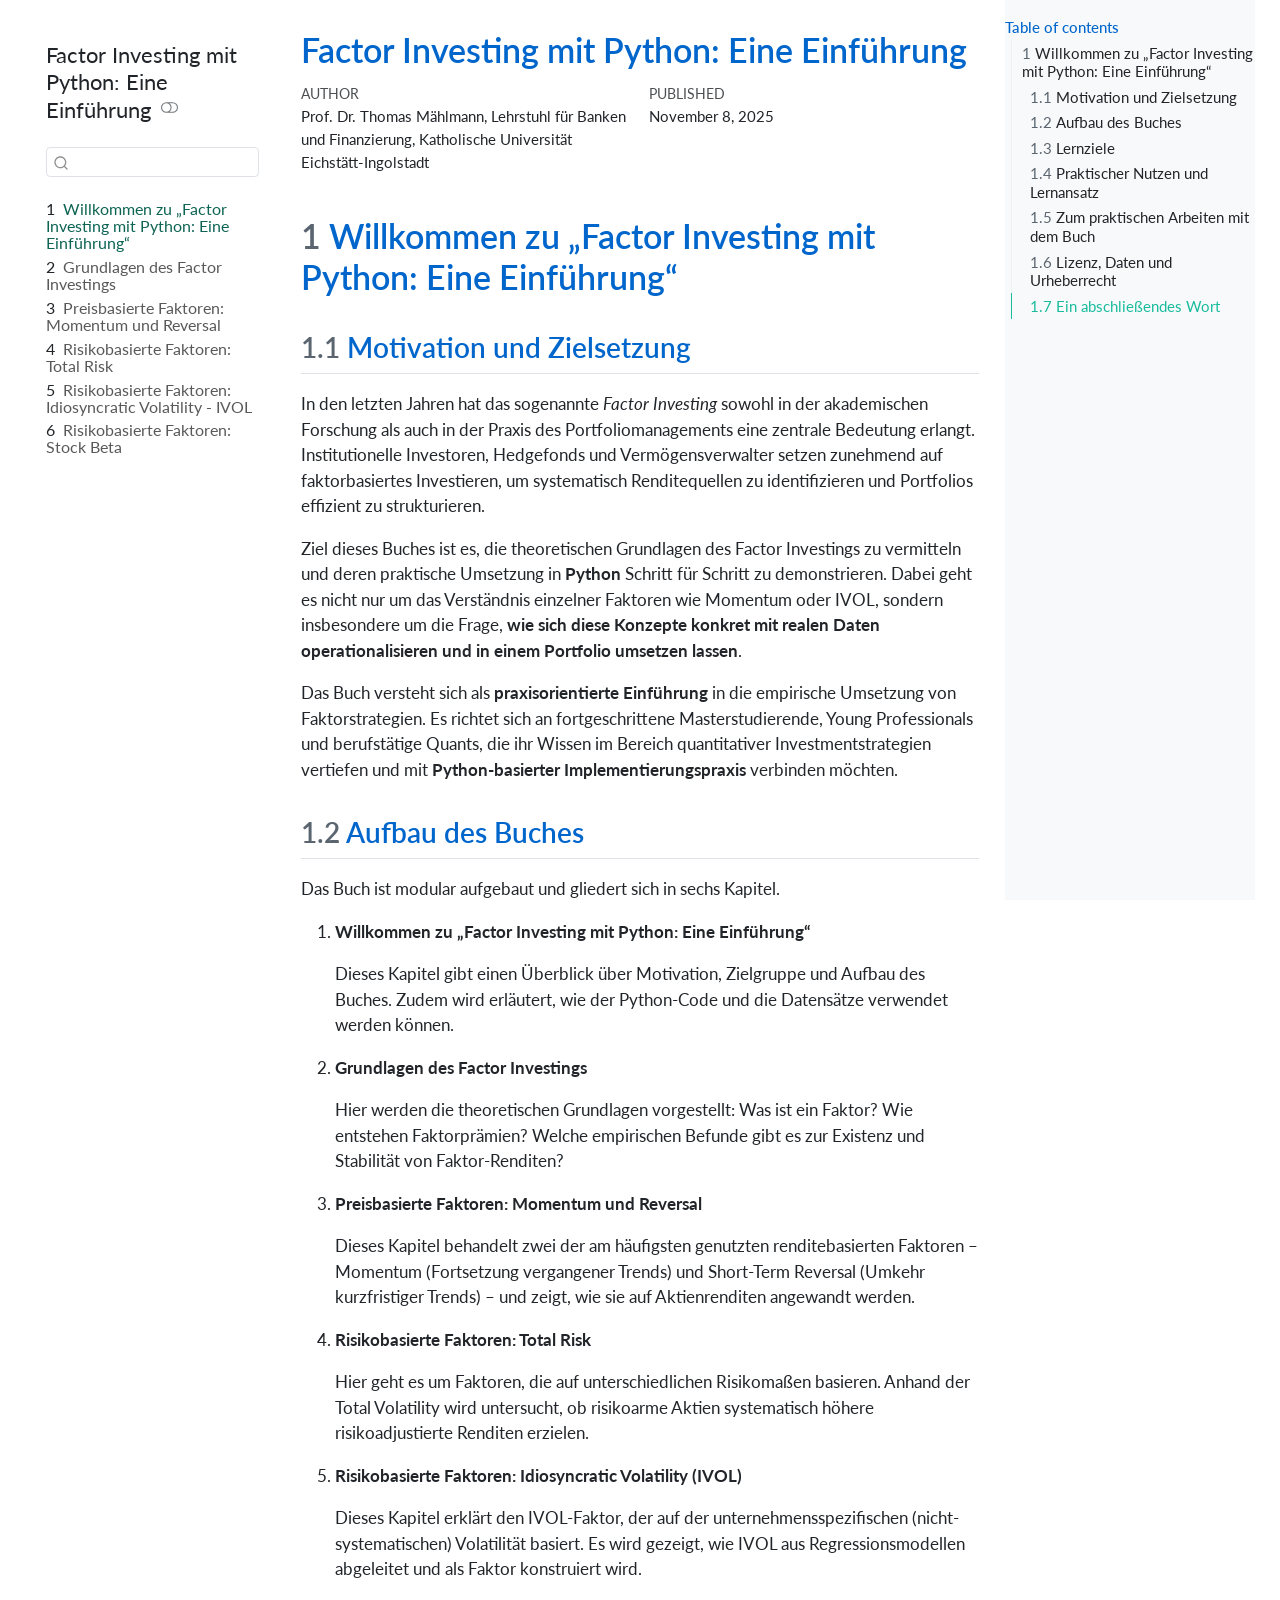
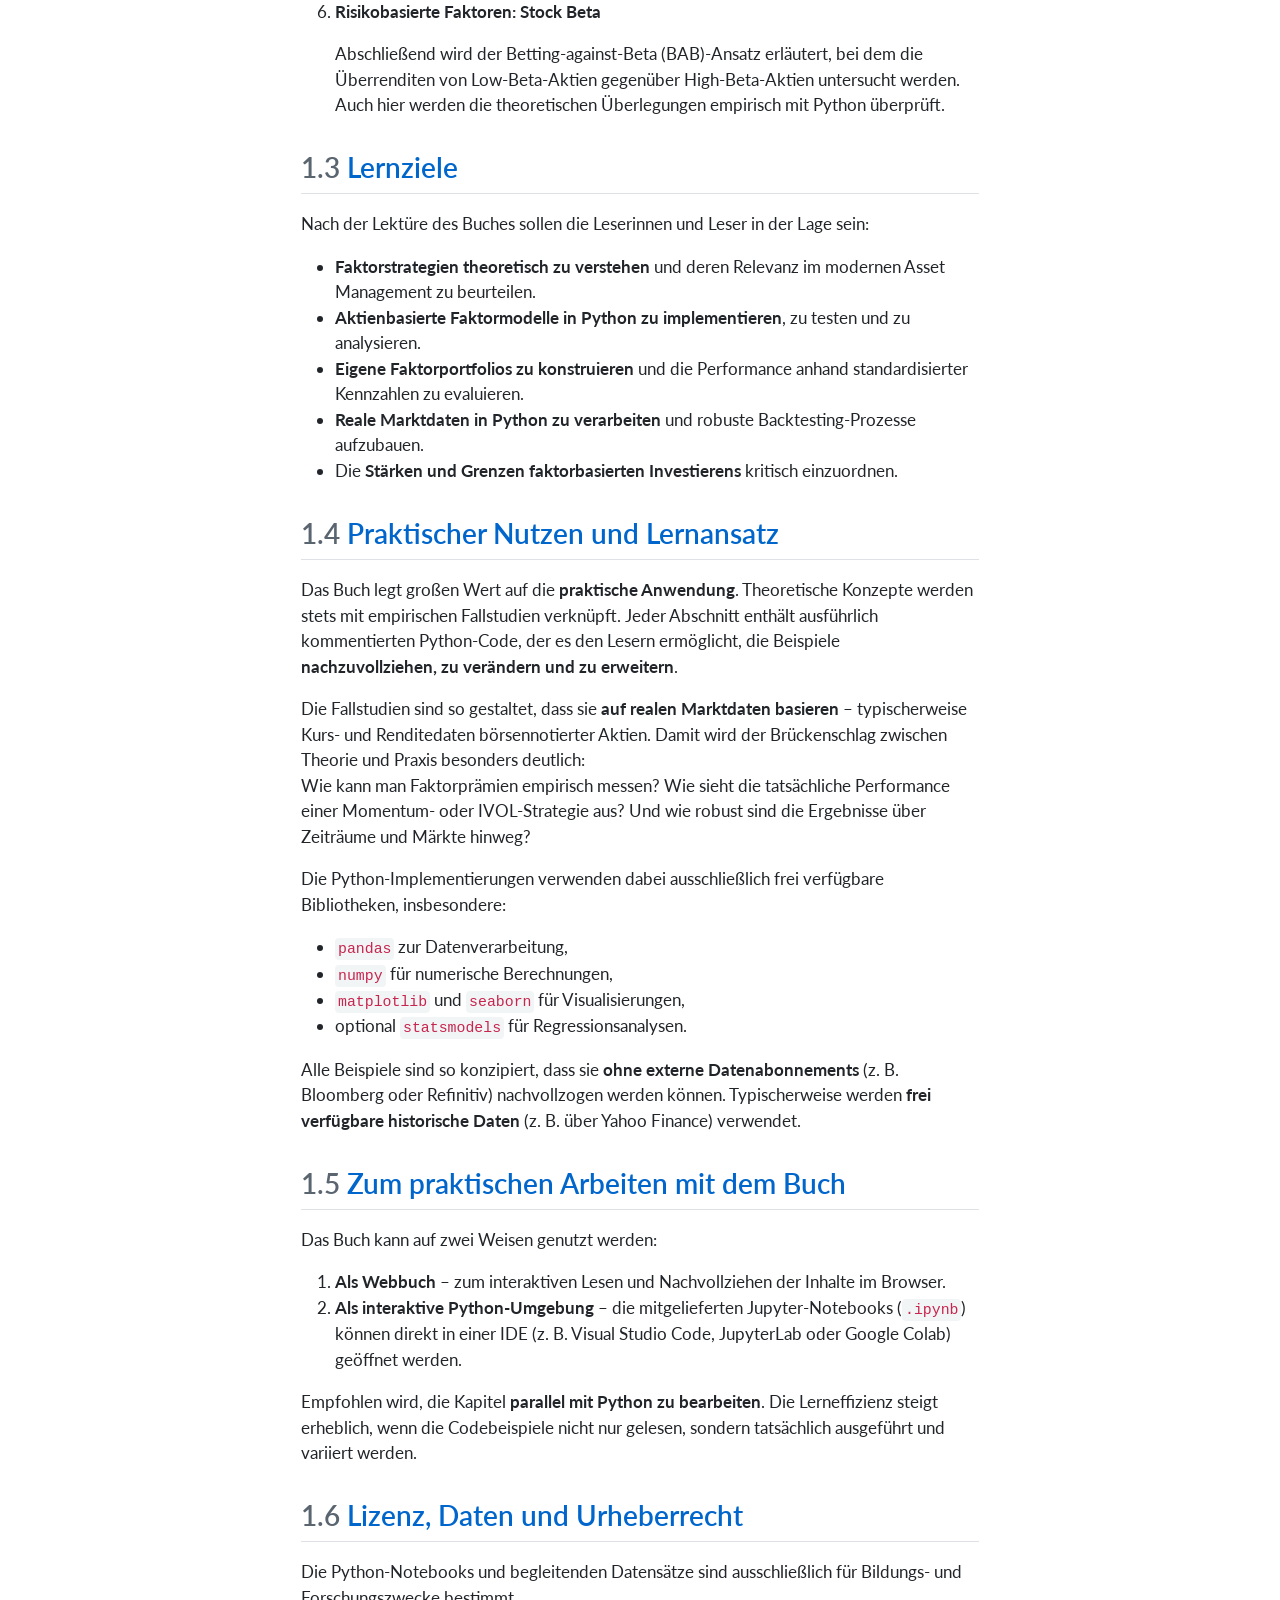
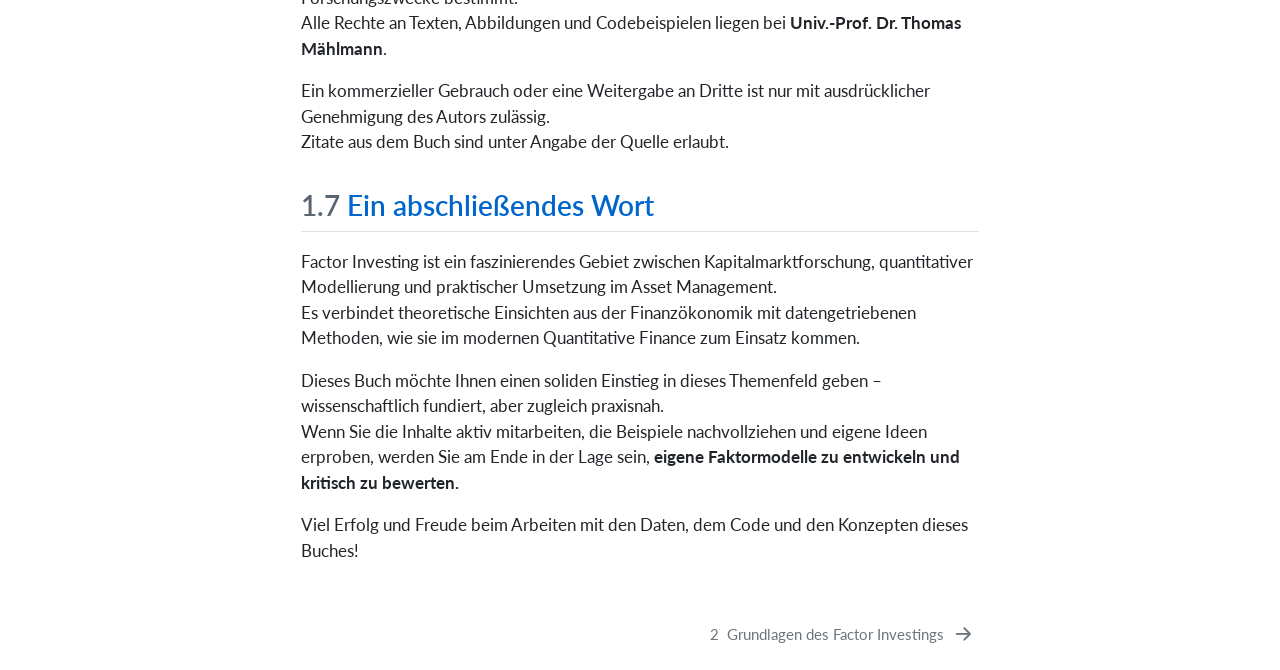
<file: index.html>
<!DOCTYPE html>
<html xmlns="http://www.w3.org/1999/xhtml" lang="en" xml:lang="en"><head>

<meta charset="utf-8">
<meta name="generator" content="quarto-1.8.25">

<meta name="viewport" content="width=device-width, initial-scale=1.0, user-scalable=yes">

<meta name="author" content="Prof.&nbsp;Dr.&nbsp;Thomas Mählmann, Lehrstuhl für Banken und Finanzierung, Katholische Universität Eichstätt-Ingolstadt">
<meta name="dcterms.date" content="2025-11-08">

<title>Factor Investing mit Python: Eine Einführung</title>
<style>
code{white-space: pre-wrap;}
span.smallcaps{font-variant: small-caps;}
div.columns{display: flex; gap: min(4vw, 1.5em);}
div.column{flex: auto; overflow-x: auto;}
div.hanging-indent{margin-left: 1.5em; text-indent: -1.5em;}
ul.task-list{list-style: none;}
ul.task-list li input[type="checkbox"] {
  width: 0.8em;
  margin: 0 0.8em 0.2em -1em; /* quarto-specific, see https://github.com/quarto-dev/quarto-cli/issues/4556 */ 
  vertical-align: middle;
}
</style>


<script src="site_libs/quarto-nav/quarto-nav.js"></script>
<script src="site_libs/quarto-nav/headroom.min.js"></script>
<script src="site_libs/clipboard/clipboard.min.js"></script>
<script src="site_libs/quarto-search/autocomplete.umd.js"></script>
<script src="site_libs/quarto-search/fuse.min.js"></script>
<script src="site_libs/quarto-search/quarto-search.js"></script>
<meta name="quarto:offset" content="./">
<link href="./kapitel1.html" rel="next">
<script src="site_libs/quarto-html/quarto.js" type="module"></script>
<script src="site_libs/quarto-html/tabsets/tabsets.js" type="module"></script>
<script src="site_libs/quarto-html/axe/axe-check.js" type="module"></script>
<script src="site_libs/quarto-html/popper.min.js"></script>
<script src="site_libs/quarto-html/tippy.umd.min.js"></script>
<script src="site_libs/quarto-html/anchor.min.js"></script>
<link href="site_libs/quarto-html/tippy.css" rel="stylesheet">
<link href="site_libs/quarto-html/quarto-syntax-highlighting-7b89279ff1a6dce999919e0e67d4d9ec.css" rel="stylesheet" class="quarto-color-scheme" id="quarto-text-highlighting-styles">
<link href="site_libs/quarto-html/quarto-syntax-highlighting-dark-707d8167ce6003fca903bfe2be84ab7f.css" rel="stylesheet" class="quarto-color-scheme quarto-color-alternate" id="quarto-text-highlighting-styles">
<link href="site_libs/quarto-html/quarto-syntax-highlighting-7b89279ff1a6dce999919e0e67d4d9ec.css" rel="stylesheet" class="quarto-color-scheme-extra" id="quarto-text-highlighting-styles">
<script src="site_libs/bootstrap/bootstrap.min.js"></script>
<link href="site_libs/bootstrap/bootstrap-icons.css" rel="stylesheet">
<link href="site_libs/bootstrap/bootstrap-e0fdce12ac1367d4b47c179a2935dd10.min.css" rel="stylesheet" append-hash="true" class="quarto-color-scheme" id="quarto-bootstrap" data-mode="light">
<link href="site_libs/bootstrap/bootstrap-dark-74c88ba48ad0bebf983f0ffd06dd1671.min.css" rel="stylesheet" append-hash="true" class="quarto-color-scheme quarto-color-alternate" id="quarto-bootstrap" data-mode="dark">
<link href="site_libs/bootstrap/bootstrap-e0fdce12ac1367d4b47c179a2935dd10.min.css" rel="stylesheet" append-hash="true" class="quarto-color-scheme-extra" id="quarto-bootstrap" data-mode="light">
<script id="quarto-search-options" type="application/json">{
  "location": "sidebar",
  "copy-button": false,
  "collapse-after": 3,
  "panel-placement": "start",
  "type": "textbox",
  "limit": 50,
  "keyboard-shortcut": [
    "f",
    "/",
    "s"
  ],
  "show-item-context": false,
  "language": {
    "search-no-results-text": "No results",
    "search-matching-documents-text": "matching documents",
    "search-copy-link-title": "Copy link to search",
    "search-hide-matches-text": "Hide additional matches",
    "search-more-match-text": "more match in this document",
    "search-more-matches-text": "more matches in this document",
    "search-clear-button-title": "Clear",
    "search-text-placeholder": "",
    "search-detached-cancel-button-title": "Cancel",
    "search-submit-button-title": "Submit",
    "search-label": "Search"
  }
}</script>
<style>html{ scroll-behavior: smooth; }</style>


<link rel="stylesheet" href="styles.css">
</head>

<body class="nav-sidebar floating quarto-light"><script id="quarto-html-before-body" type="application/javascript">
    const toggleBodyColorMode = (bsSheetEl) => {
      const mode = bsSheetEl.getAttribute("data-mode");
      const bodyEl = window.document.querySelector("body");
      if (mode === "dark") {
        bodyEl.classList.add("quarto-dark");
        bodyEl.classList.remove("quarto-light");
      } else {
        bodyEl.classList.add("quarto-light");
        bodyEl.classList.remove("quarto-dark");
      }
    }
    const toggleBodyColorPrimary = () => {
      const bsSheetEl = window.document.querySelector("link#quarto-bootstrap:not([rel=disabled-stylesheet])");
      if (bsSheetEl) {
        toggleBodyColorMode(bsSheetEl);
      }
    }
    const setColorSchemeToggle = (alternate) => {
      const toggles = window.document.querySelectorAll('.quarto-color-scheme-toggle');
      for (let i=0; i < toggles.length; i++) {
        const toggle = toggles[i];
        if (toggle) {
          if (alternate) {
            toggle.classList.add("alternate");
          } else {
            toggle.classList.remove("alternate");
          }
        }
      }
    };
    const toggleColorMode = (alternate) => {
      // Switch the stylesheets
      const primaryStylesheets = window.document.querySelectorAll('link.quarto-color-scheme:not(.quarto-color-alternate)');
      const alternateStylesheets = window.document.querySelectorAll('link.quarto-color-scheme.quarto-color-alternate');
      manageTransitions('#quarto-margin-sidebar .nav-link', false);
      if (alternate) {
        // note: dark is layered on light, we don't disable primary!
        enableStylesheet(alternateStylesheets);
        for (const sheetNode of alternateStylesheets) {
          if (sheetNode.id === "quarto-bootstrap") {
            toggleBodyColorMode(sheetNode);
          }
        }
      } else {
        disableStylesheet(alternateStylesheets);
        enableStylesheet(primaryStylesheets)
        toggleBodyColorPrimary();
      }
      manageTransitions('#quarto-margin-sidebar .nav-link', true);
      // Switch the toggles
      setColorSchemeToggle(alternate)
      // Hack to workaround the fact that safari doesn't
      // properly recolor the scrollbar when toggling (#1455)
      if (navigator.userAgent.indexOf('Safari') > 0 && navigator.userAgent.indexOf('Chrome') == -1) {
        manageTransitions("body", false);
        window.scrollTo(0, 1);
        setTimeout(() => {
          window.scrollTo(0, 0);
          manageTransitions("body", true);
        }, 40);
      }
    }
    const disableStylesheet = (stylesheets) => {
      for (let i=0; i < stylesheets.length; i++) {
        const stylesheet = stylesheets[i];
        stylesheet.rel = 'disabled-stylesheet';
      }
    }
    const enableStylesheet = (stylesheets) => {
      for (let i=0; i < stylesheets.length; i++) {
        const stylesheet = stylesheets[i];
        if(stylesheet.rel !== 'stylesheet') { // for Chrome, which will still FOUC without this check
          stylesheet.rel = 'stylesheet';
        }
      }
    }
    const manageTransitions = (selector, allowTransitions) => {
      const els = window.document.querySelectorAll(selector);
      for (let i=0; i < els.length; i++) {
        const el = els[i];
        if (allowTransitions) {
          el.classList.remove('notransition');
        } else {
          el.classList.add('notransition');
        }
      }
    }
    const isFileUrl = () => {
      return window.location.protocol === 'file:';
    }
    const hasAlternateSentinel = () => {
      let styleSentinel = getColorSchemeSentinel();
      if (styleSentinel !== null) {
        return styleSentinel === "alternate";
      } else {
        return false;
      }
    }
    const setStyleSentinel = (alternate) => {
      const value = alternate ? "alternate" : "default";
      if (!isFileUrl()) {
        window.localStorage.setItem("quarto-color-scheme", value);
      } else {
        localAlternateSentinel = value;
      }
    }
    const getColorSchemeSentinel = () => {
      if (!isFileUrl()) {
        const storageValue = window.localStorage.getItem("quarto-color-scheme");
        return storageValue != null ? storageValue : localAlternateSentinel;
      } else {
        return localAlternateSentinel;
      }
    }
    const toggleGiscusIfUsed = (isAlternate, darkModeDefault) => {
      const baseTheme = document.querySelector('#giscus-base-theme')?.value ?? 'light';
      const alternateTheme = document.querySelector('#giscus-alt-theme')?.value ?? 'dark';
      let newTheme = '';
      if(authorPrefersDark) {
        newTheme = isAlternate ? baseTheme : alternateTheme;
      } else {
        newTheme = isAlternate ? alternateTheme : baseTheme;
      }
      const changeGiscusTheme = () => {
        // From: https://github.com/giscus/giscus/issues/336
        const sendMessage = (message) => {
          const iframe = document.querySelector('iframe.giscus-frame');
          if (!iframe) return;
          iframe.contentWindow.postMessage({ giscus: message }, 'https://giscus.app');
        }
        sendMessage({
          setConfig: {
            theme: newTheme
          }
        });
      }
      const isGiscussLoaded = window.document.querySelector('iframe.giscus-frame') !== null;
      if (isGiscussLoaded) {
        changeGiscusTheme();
      }
    };
    const authorPrefersDark = false;
    const darkModeDefault = authorPrefersDark;
      document.querySelector('link#quarto-text-highlighting-styles.quarto-color-scheme-extra').rel = 'disabled-stylesheet';
      document.querySelector('link#quarto-bootstrap.quarto-color-scheme-extra').rel = 'disabled-stylesheet';
    let localAlternateSentinel = darkModeDefault ? 'alternate' : 'default';
    // Dark / light mode switch
    window.quartoToggleColorScheme = () => {
      // Read the current dark / light value
      let toAlternate = !hasAlternateSentinel();
      toggleColorMode(toAlternate);
      setStyleSentinel(toAlternate);
      toggleGiscusIfUsed(toAlternate, darkModeDefault);
      window.dispatchEvent(new Event('resize'));
    };
    // Switch to dark mode if need be
    if (hasAlternateSentinel()) {
      toggleColorMode(true);
    } else {
      toggleColorMode(false);
    }
  </script>

<div id="quarto-search-results"></div>
  <header id="quarto-header" class="headroom fixed-top">
  <nav class="quarto-secondary-nav">
    <div class="container-fluid d-flex">
      <button type="button" class="quarto-btn-toggle btn" data-bs-toggle="collapse" role="button" data-bs-target=".quarto-sidebar-collapse-item" aria-controls="quarto-sidebar" aria-expanded="false" aria-label="Toggle sidebar navigation" onclick="if (window.quartoToggleHeadroom) { window.quartoToggleHeadroom(); }">
        <i class="bi bi-layout-text-sidebar-reverse"></i>
      </button>
        <nav class="quarto-page-breadcrumbs" aria-label="breadcrumb"><ol class="breadcrumb"><li class="breadcrumb-item"><a href="./index.html"><span class="chapter-number">1</span>&nbsp; <span class="chapter-title">Willkommen zu „Factor Investing mit Python: Eine Einführung“</span></a></li></ol></nav>
        <a class="flex-grow-1" role="navigation" data-bs-toggle="collapse" data-bs-target=".quarto-sidebar-collapse-item" aria-controls="quarto-sidebar" aria-expanded="false" aria-label="Toggle sidebar navigation" onclick="if (window.quartoToggleHeadroom) { window.quartoToggleHeadroom(); }">      
        </a>
      <button type="button" class="btn quarto-search-button" aria-label="Search" onclick="window.quartoOpenSearch();">
        <i class="bi bi-search"></i>
      </button>
    </div>
  </nav>
</header>
<!-- content -->
<div id="quarto-content" class="quarto-container page-columns page-rows-contents page-layout-article">
<!-- sidebar -->
  <nav id="quarto-sidebar" class="sidebar collapse collapse-horizontal quarto-sidebar-collapse-item sidebar-navigation floating overflow-auto">
    <div class="pt-lg-2 mt-2 text-left sidebar-header sidebar-header-stacked">
      <a href="./index.html" class="sidebar-logo-link">
      </a>
    <div class="sidebar-title mb-0 py-0">
      <a href="./">Factor Investing mit Python: Eine Einführung</a> 
        <div class="sidebar-tools-main">
  <a href="" class="quarto-color-scheme-toggle quarto-navigation-tool  px-1" onclick="window.quartoToggleColorScheme(); return false;" title="Toggle dark mode"><i class="bi"></i></a>
</div>
    </div>
      </div>
        <div class="mt-2 flex-shrink-0 align-items-center">
        <div class="sidebar-search">
        <div id="quarto-search" class="" title="Search"></div>
        </div>
        </div>
    <div class="sidebar-menu-container"> 
    <ul class="list-unstyled mt-1">
        <li class="sidebar-item">
  <div class="sidebar-item-container"> 
  <a href="./index.html" class="sidebar-item-text sidebar-link active">
 <span class="menu-text"><span class="chapter-number">1</span>&nbsp; <span class="chapter-title">Willkommen zu „Factor Investing mit Python: Eine Einführung“</span></span></a>
  </div>
</li>
        <li class="sidebar-item">
  <div class="sidebar-item-container"> 
  <a href="./kapitel1.html" class="sidebar-item-text sidebar-link">
 <span class="menu-text"><span class="chapter-number">2</span>&nbsp; <span class="chapter-title">Grundlagen des Factor Investings</span></span></a>
  </div>
</li>
        <li class="sidebar-item">
  <div class="sidebar-item-container"> 
  <a href="./kapitel2.html" class="sidebar-item-text sidebar-link">
 <span class="menu-text"><span class="chapter-number">3</span>&nbsp; <span class="chapter-title">Preisbasierte Faktoren: Momentum und Reversal</span></span></a>
  </div>
</li>
        <li class="sidebar-item">
  <div class="sidebar-item-container"> 
  <a href="./kapitel3.html" class="sidebar-item-text sidebar-link">
 <span class="menu-text"><span class="chapter-number">4</span>&nbsp; <span class="chapter-title">Risikobasierte Faktoren: Total Risk</span></span></a>
  </div>
</li>
        <li class="sidebar-item">
  <div class="sidebar-item-container"> 
  <a href="./kapitel4.html" class="sidebar-item-text sidebar-link">
 <span class="menu-text"><span class="chapter-number">5</span>&nbsp; <span class="chapter-title">Risikobasierte Faktoren: Idiosyncratic Volatility - IVOL</span></span></a>
  </div>
</li>
        <li class="sidebar-item">
  <div class="sidebar-item-container"> 
  <a href="./kapitel5.html" class="sidebar-item-text sidebar-link">
 <span class="menu-text"><span class="chapter-number">6</span>&nbsp; <span class="chapter-title">Risikobasierte Faktoren: Stock Beta</span></span></a>
  </div>
</li>
    </ul>
    </div>
</nav>
<div id="quarto-sidebar-glass" class="quarto-sidebar-collapse-item" data-bs-toggle="collapse" data-bs-target=".quarto-sidebar-collapse-item"></div>
<!-- margin-sidebar -->
    <div id="quarto-margin-sidebar" class="sidebar margin-sidebar">
        <nav id="TOC" role="doc-toc" class="toc-active">
    <h2 id="toc-title">Table of contents</h2>
   
  <ul>
  <li><a href="#willkommen-zu-factor-investing-mit-python-eine-einführung" id="toc-willkommen-zu-factor-investing-mit-python-eine-einführung" class="nav-link active" data-scroll-target="#willkommen-zu-factor-investing-mit-python-eine-einführung"><span class="header-section-number">1</span> Willkommen zu „Factor Investing mit Python: Eine Einführung“</a>
  <ul class="collapse">
  <li><a href="#motivation-und-zielsetzung" id="toc-motivation-und-zielsetzung" class="nav-link" data-scroll-target="#motivation-und-zielsetzung"><span class="header-section-number">1.1</span> Motivation und Zielsetzung</a></li>
  <li><a href="#aufbau-des-buches" id="toc-aufbau-des-buches" class="nav-link" data-scroll-target="#aufbau-des-buches"><span class="header-section-number">1.2</span> Aufbau des Buches</a></li>
  <li><a href="#lernziele" id="toc-lernziele" class="nav-link" data-scroll-target="#lernziele"><span class="header-section-number">1.3</span> Lernziele</a></li>
  <li><a href="#praktischer-nutzen-und-lernansatz" id="toc-praktischer-nutzen-und-lernansatz" class="nav-link" data-scroll-target="#praktischer-nutzen-und-lernansatz"><span class="header-section-number">1.4</span> Praktischer Nutzen und Lernansatz</a></li>
  <li><a href="#zum-praktischen-arbeiten-mit-dem-buch" id="toc-zum-praktischen-arbeiten-mit-dem-buch" class="nav-link" data-scroll-target="#zum-praktischen-arbeiten-mit-dem-buch"><span class="header-section-number">1.5</span> Zum praktischen Arbeiten mit dem Buch</a></li>
  <li><a href="#lizenz-daten-und-urheberrecht" id="toc-lizenz-daten-und-urheberrecht" class="nav-link" data-scroll-target="#lizenz-daten-und-urheberrecht"><span class="header-section-number">1.6</span> Lizenz, Daten und Urheberrecht</a></li>
  <li><a href="#ein-abschließendes-wort" id="toc-ein-abschließendes-wort" class="nav-link" data-scroll-target="#ein-abschließendes-wort"><span class="header-section-number">1.7</span> Ein abschließendes Wort</a></li>
  </ul></li>
  </ul>
</nav>
    </div>
<!-- main -->
<main class="content" id="quarto-document-content">


<header id="title-block-header" class="quarto-title-block default">
<div class="quarto-title">
<h1 class="title">Factor Investing mit Python: Eine Einführung</h1>
</div>



<div class="quarto-title-meta">

    <div>
    <div class="quarto-title-meta-heading">Author</div>
    <div class="quarto-title-meta-contents">
             <p>Prof.&nbsp;Dr.&nbsp;Thomas Mählmann, Lehrstuhl für Banken und Finanzierung, Katholische Universität Eichstätt-Ingolstadt </p>
          </div>
  </div>
    
    <div>
    <div class="quarto-title-meta-heading">Published</div>
    <div class="quarto-title-meta-contents">
      <p class="date">November 8, 2025</p>
    </div>
  </div>
  
    
  </div>
  


</header>


<section id="willkommen-zu-factor-investing-mit-python-eine-einführung" class="level1" data-number="1">
<h1 data-number="1"><span class="header-section-number">1</span> Willkommen zu „Factor Investing mit Python: Eine Einführung“</h1>
<section id="motivation-und-zielsetzung" class="level2" data-number="1.1">
<h2 data-number="1.1" class="anchored" data-anchor-id="motivation-und-zielsetzung"><span class="header-section-number">1.1</span> Motivation und Zielsetzung</h2>
<p>In den letzten Jahren hat das sogenannte <em>Factor Investing</em> sowohl in der akademischen Forschung als auch in der Praxis des Portfoliomanagements eine zentrale Bedeutung erlangt. Institutionelle Investoren, Hedgefonds und Vermögensverwalter setzen zunehmend auf faktorbasiertes Investieren, um systematisch Renditequellen zu identifizieren und Portfolios effizient zu strukturieren.</p>
<p>Ziel dieses Buches ist es, die theoretischen Grundlagen des Factor Investings zu vermitteln und deren praktische Umsetzung in <strong>Python</strong> Schritt für Schritt zu demonstrieren. Dabei geht es nicht nur um das Verständnis einzelner Faktoren wie Momentum oder IVOL, sondern insbesondere um die Frage, <strong>wie sich diese Konzepte konkret mit realen Daten operationalisieren und in einem Portfolio umsetzen lassen</strong>.</p>
<p>Das Buch versteht sich als <strong>praxisorientierte Einführung</strong> in die empirische Umsetzung von Faktorstrategien. Es richtet sich an fortgeschrittene Masterstudierende, Young Professionals und berufstätige Quants, die ihr Wissen im Bereich quantitativer Investmentstrategien vertiefen und mit <strong>Python-basierter Implementierungspraxis</strong> verbinden möchten.</p>
</section>
<section id="aufbau-des-buches" class="level2" data-number="1.2">
<h2 data-number="1.2" class="anchored" data-anchor-id="aufbau-des-buches"><span class="header-section-number">1.2</span> Aufbau des Buches</h2>
<p>Das Buch ist modular aufgebaut und gliedert sich in sechs Kapitel.</p>
<ol type="1">
<li><p><strong>Willkommen zu „Factor Investing mit Python: Eine Einführung“</strong></p>
<p>Dieses Kapitel gibt einen Überblick über Motivation, Zielgruppe und Aufbau des Buches. Zudem wird erläutert, wie der Python-Code und die Datensätze verwendet werden können.</p></li>
<li><p><strong>Grundlagen des Factor Investings</strong></p>
<p>Hier werden die theoretischen Grundlagen vorgestellt: Was ist ein Faktor? Wie entstehen Faktorprämien? Welche empirischen Befunde gibt es zur Existenz und Stabilität von Faktor-Renditen?</p></li>
<li><p><strong>Preisbasierte Faktoren: Momentum und Reversal</strong></p>
<p>Dieses Kapitel behandelt zwei der am häufigsten genutzten renditebasierten Faktoren – Momentum (Fortsetzung vergangener Trends) und Short-Term Reversal (Umkehr kurzfristiger Trends) – und zeigt, wie sie auf Aktienrenditen angewandt werden.</p></li>
<li><p><strong>Risikobasierte Faktoren: Total Risk</strong></p>
<p>Hier geht es um Faktoren, die auf unterschiedlichen Risikomaßen basieren. Anhand der Total Volatility wird untersucht, ob risikoarme Aktien systematisch höhere risikoadjustierte Renditen erzielen.</p></li>
<li><p><strong>Risikobasierte Faktoren: Idiosyncratic Volatility (IVOL)</strong></p>
<p>Dieses Kapitel erklärt den IVOL-Faktor, der auf der unternehmensspezifischen (nicht-systematischen) Volatilität basiert. Es wird gezeigt, wie IVOL aus Regressionsmodellen abgeleitet und als Faktor konstruiert wird.</p></li>
<li><p><strong>Risikobasierte Faktoren: Stock Beta</strong></p>
<p>Abschließend wird der Betting-against-Beta (BAB)-Ansatz erläutert, bei dem die Überrenditen von Low-Beta-Aktien gegenüber High-Beta-Aktien untersucht werden. Auch hier werden die theoretischen Überlegungen empirisch mit Python überprüft.</p></li>
</ol>
</section>
<section id="lernziele" class="level2" data-number="1.3">
<h2 data-number="1.3" class="anchored" data-anchor-id="lernziele"><span class="header-section-number">1.3</span> Lernziele</h2>
<p>Nach der Lektüre des Buches sollen die Leserinnen und Leser in der Lage sein:</p>
<ul>
<li><strong>Faktorstrategien theoretisch zu verstehen</strong> und deren Relevanz im modernen Asset Management zu beurteilen.<br>
</li>
<li><strong>Aktienbasierte Faktormodelle in Python zu implementieren</strong>, zu testen und zu analysieren.<br>
</li>
<li><strong>Eigene Faktorportfolios zu konstruieren</strong> und die Performance anhand standardisierter Kennzahlen zu evaluieren.<br>
</li>
<li><strong>Reale Marktdaten in Python zu verarbeiten</strong> und robuste Backtesting-Prozesse aufzubauen.<br>
</li>
<li>Die <strong>Stärken und Grenzen faktorbasierten Investierens</strong> kritisch einzuordnen.</li>
</ul>
</section>
<section id="praktischer-nutzen-und-lernansatz" class="level2" data-number="1.4">
<h2 data-number="1.4" class="anchored" data-anchor-id="praktischer-nutzen-und-lernansatz"><span class="header-section-number">1.4</span> Praktischer Nutzen und Lernansatz</h2>
<p>Das Buch legt großen Wert auf die <strong>praktische Anwendung</strong>. Theoretische Konzepte werden stets mit empirischen Fallstudien verknüpft. Jeder Abschnitt enthält ausführlich kommentierten Python-Code, der es den Lesern ermöglicht, die Beispiele <strong>nachzuvollziehen, zu verändern und zu erweitern</strong>.</p>
<p>Die Fallstudien sind so gestaltet, dass sie <strong>auf realen Marktdaten basieren</strong> – typischerweise Kurs- und Renditedaten börsennotierter Aktien. Damit wird der Brückenschlag zwischen Theorie und Praxis besonders deutlich:<br>
Wie kann man Faktorprämien empirisch messen? Wie sieht die tatsächliche Performance einer Momentum- oder IVOL-Strategie aus? Und wie robust sind die Ergebnisse über Zeiträume und Märkte hinweg?</p>
<p>Die Python-Implementierungen verwenden dabei ausschließlich frei verfügbare Bibliotheken, insbesondere:</p>
<ul>
<li><code>pandas</code> zur Datenverarbeitung,<br>
</li>
<li><code>numpy</code> für numerische Berechnungen,<br>
</li>
<li><code>matplotlib</code> und <code>seaborn</code> für Visualisierungen,<br>
</li>
<li>optional <code>statsmodels</code> für Regressionsanalysen.</li>
</ul>
<p>Alle Beispiele sind so konzipiert, dass sie <strong>ohne externe Datenabonnements</strong> (z. B. Bloomberg oder Refinitiv) nachvollzogen werden können. Typischerweise werden <strong>frei verfügbare historische Daten</strong> (z. B. über Yahoo Finance) verwendet.</p>
</section>
<section id="zum-praktischen-arbeiten-mit-dem-buch" class="level2" data-number="1.5">
<h2 data-number="1.5" class="anchored" data-anchor-id="zum-praktischen-arbeiten-mit-dem-buch"><span class="header-section-number">1.5</span> Zum praktischen Arbeiten mit dem Buch</h2>
<p>Das Buch kann auf zwei Weisen genutzt werden:</p>
<ol type="1">
<li><strong>Als Webbuch</strong> – zum interaktiven Lesen und Nachvollziehen der Inhalte im Browser.<br>
</li>
<li><strong>Als interaktive Python-Umgebung</strong> – die mitgelieferten Jupyter-Notebooks (<code>.ipynb</code>) können direkt in einer IDE (z. B. Visual Studio Code, JupyterLab oder Google Colab) geöffnet werden.</li>
</ol>
<p>Empfohlen wird, die Kapitel <strong>parallel mit Python zu bearbeiten</strong>. Die Lerneffizienz steigt erheblich, wenn die Codebeispiele nicht nur gelesen, sondern tatsächlich ausgeführt und variiert werden.</p>
</section>
<section id="lizenz-daten-und-urheberrecht" class="level2" data-number="1.6">
<h2 data-number="1.6" class="anchored" data-anchor-id="lizenz-daten-und-urheberrecht"><span class="header-section-number">1.6</span> Lizenz, Daten und Urheberrecht</h2>
<p>Die Python-Notebooks und begleitenden Datensätze sind ausschließlich für Bildungs- und Forschungszwecke bestimmt.<br>
Alle Rechte an Texten, Abbildungen und Codebeispielen liegen bei <strong>Univ.-Prof.&nbsp;Dr.&nbsp;Thomas Mählmann</strong>.</p>
<p>Ein kommerzieller Gebrauch oder eine Weitergabe an Dritte ist nur mit ausdrücklicher Genehmigung des Autors zulässig.<br>
Zitate aus dem Buch sind unter Angabe der Quelle erlaubt.</p>
</section>
<section id="ein-abschließendes-wort" class="level2" data-number="1.7">
<h2 data-number="1.7" class="anchored" data-anchor-id="ein-abschließendes-wort"><span class="header-section-number">1.7</span> Ein abschließendes Wort</h2>
<p>Factor Investing ist ein faszinierendes Gebiet zwischen Kapitalmarktforschung, quantitativer Modellierung und praktischer Umsetzung im Asset Management.<br>
Es verbindet theoretische Einsichten aus der Finanzökonomik mit datengetriebenen Methoden, wie sie im modernen Quantitative Finance zum Einsatz kommen.</p>
<p>Dieses Buch möchte Ihnen einen soliden Einstieg in dieses Themenfeld geben – wissenschaftlich fundiert, aber zugleich praxisnah.<br>
Wenn Sie die Inhalte aktiv mitarbeiten, die Beispiele nachvollziehen und eigene Ideen erproben, werden Sie am Ende in der Lage sein, <strong>eigene Faktormodelle zu entwickeln und kritisch zu bewerten.</strong></p>
<p>Viel Erfolg und Freude beim Arbeiten mit den Daten, dem Code und den Konzepten dieses Buches!</p>


</section>
</section>

</main> <!-- /main -->
<script id="quarto-html-after-body" type="application/javascript">
  window.document.addEventListener("DOMContentLoaded", function (event) {
    // Ensure there is a toggle, if there isn't float one in the top right
    if (window.document.querySelector('.quarto-color-scheme-toggle') === null) {
      const a = window.document.createElement('a');
      a.classList.add('top-right');
      a.classList.add('quarto-color-scheme-toggle');
      a.href = "";
      a.onclick = function() { try { window.quartoToggleColorScheme(); } catch {} return false; };
      const i = window.document.createElement("i");
      i.classList.add('bi');
      a.appendChild(i);
      window.document.body.appendChild(a);
    }
    setColorSchemeToggle(hasAlternateSentinel())
    const icon = "";
    const anchorJS = new window.AnchorJS();
    anchorJS.options = {
      placement: 'right',
      icon: icon
    };
    anchorJS.add('.anchored');
    const isCodeAnnotation = (el) => {
      for (const clz of el.classList) {
        if (clz.startsWith('code-annotation-')) {                     
          return true;
        }
      }
      return false;
    }
    const onCopySuccess = function(e) {
      // button target
      const button = e.trigger;
      // don't keep focus
      button.blur();
      // flash "checked"
      button.classList.add('code-copy-button-checked');
      var currentTitle = button.getAttribute("title");
      button.setAttribute("title", "Copied!");
      let tooltip;
      if (window.bootstrap) {
        button.setAttribute("data-bs-toggle", "tooltip");
        button.setAttribute("data-bs-placement", "left");
        button.setAttribute("data-bs-title", "Copied!");
        tooltip = new bootstrap.Tooltip(button, 
          { trigger: "manual", 
            customClass: "code-copy-button-tooltip",
            offset: [0, -8]});
        tooltip.show();    
      }
      setTimeout(function() {
        if (tooltip) {
          tooltip.hide();
          button.removeAttribute("data-bs-title");
          button.removeAttribute("data-bs-toggle");
          button.removeAttribute("data-bs-placement");
        }
        button.setAttribute("title", currentTitle);
        button.classList.remove('code-copy-button-checked');
      }, 1000);
      // clear code selection
      e.clearSelection();
    }
    const getTextToCopy = function(trigger) {
      const outerScaffold = trigger.parentElement.cloneNode(true);
      const codeEl = outerScaffold.querySelector('code');
      for (const childEl of codeEl.children) {
        if (isCodeAnnotation(childEl)) {
          childEl.remove();
        }
      }
      return codeEl.innerText;
    }
    const clipboard = new window.ClipboardJS('.code-copy-button:not([data-in-quarto-modal])', {
      text: getTextToCopy
    });
    clipboard.on('success', onCopySuccess);
    if (window.document.getElementById('quarto-embedded-source-code-modal')) {
      const clipboardModal = new window.ClipboardJS('.code-copy-button[data-in-quarto-modal]', {
        text: getTextToCopy,
        container: window.document.getElementById('quarto-embedded-source-code-modal')
      });
      clipboardModal.on('success', onCopySuccess);
    }
      var localhostRegex = new RegExp(/^(?:http|https):\/\/localhost\:?[0-9]*\//);
      var mailtoRegex = new RegExp(/^mailto:/);
        var filterRegex = new RegExp('/' + window.location.host + '/');
      var isInternal = (href) => {
          return filterRegex.test(href) || localhostRegex.test(href) || mailtoRegex.test(href);
      }
      // Inspect non-navigation links and adorn them if external
     var links = window.document.querySelectorAll('a[href]:not(.nav-link):not(.navbar-brand):not(.toc-action):not(.sidebar-link):not(.sidebar-item-toggle):not(.pagination-link):not(.no-external):not([aria-hidden]):not(.dropdown-item):not(.quarto-navigation-tool):not(.about-link)');
      for (var i=0; i<links.length; i++) {
        const link = links[i];
        if (!isInternal(link.href)) {
          // undo the damage that might have been done by quarto-nav.js in the case of
          // links that we want to consider external
          if (link.dataset.originalHref !== undefined) {
            link.href = link.dataset.originalHref;
          }
            // target, if specified
            link.setAttribute("target", "_blank");
            if (link.getAttribute("rel") === null) {
              link.setAttribute("rel", "noopener");
            }
        }
      }
    function tippyHover(el, contentFn, onTriggerFn, onUntriggerFn) {
      const config = {
        allowHTML: true,
        maxWidth: 500,
        delay: 100,
        arrow: false,
        appendTo: function(el) {
            return el.parentElement;
        },
        interactive: true,
        interactiveBorder: 10,
        theme: 'quarto',
        placement: 'bottom-start',
      };
      if (contentFn) {
        config.content = contentFn;
      }
      if (onTriggerFn) {
        config.onTrigger = onTriggerFn;
      }
      if (onUntriggerFn) {
        config.onUntrigger = onUntriggerFn;
      }
      window.tippy(el, config); 
    }
    const noterefs = window.document.querySelectorAll('a[role="doc-noteref"]');
    for (var i=0; i<noterefs.length; i++) {
      const ref = noterefs[i];
      tippyHover(ref, function() {
        // use id or data attribute instead here
        let href = ref.getAttribute('data-footnote-href') || ref.getAttribute('href');
        try { href = new URL(href).hash; } catch {}
        const id = href.replace(/^#\/?/, "");
        const note = window.document.getElementById(id);
        if (note) {
          return note.innerHTML;
        } else {
          return "";
        }
      });
    }
    const xrefs = window.document.querySelectorAll('a.quarto-xref');
    const processXRef = (id, note) => {
      // Strip column container classes
      const stripColumnClz = (el) => {
        el.classList.remove("page-full", "page-columns");
        if (el.children) {
          for (const child of el.children) {
            stripColumnClz(child);
          }
        }
      }
      stripColumnClz(note)
      if (id === null || id.startsWith('sec-')) {
        // Special case sections, only their first couple elements
        const container = document.createElement("div");
        if (note.children && note.children.length > 2) {
          container.appendChild(note.children[0].cloneNode(true));
          for (let i = 1; i < note.children.length; i++) {
            const child = note.children[i];
            if (child.tagName === "P" && child.innerText === "") {
              continue;
            } else {
              container.appendChild(child.cloneNode(true));
              break;
            }
          }
          if (window.Quarto?.typesetMath) {
            window.Quarto.typesetMath(container);
          }
          return container.innerHTML
        } else {
          if (window.Quarto?.typesetMath) {
            window.Quarto.typesetMath(note);
          }
          return note.innerHTML;
        }
      } else {
        // Remove any anchor links if they are present
        const anchorLink = note.querySelector('a.anchorjs-link');
        if (anchorLink) {
          anchorLink.remove();
        }
        if (window.Quarto?.typesetMath) {
          window.Quarto.typesetMath(note);
        }
        if (note.classList.contains("callout")) {
          return note.outerHTML;
        } else {
          return note.innerHTML;
        }
      }
    }
    for (var i=0; i<xrefs.length; i++) {
      const xref = xrefs[i];
      tippyHover(xref, undefined, function(instance) {
        instance.disable();
        let url = xref.getAttribute('href');
        let hash = undefined; 
        if (url.startsWith('#')) {
          hash = url;
        } else {
          try { hash = new URL(url).hash; } catch {}
        }
        if (hash) {
          const id = hash.replace(/^#\/?/, "");
          const note = window.document.getElementById(id);
          if (note !== null) {
            try {
              const html = processXRef(id, note.cloneNode(true));
              instance.setContent(html);
            } finally {
              instance.enable();
              instance.show();
            }
          } else {
            // See if we can fetch this
            fetch(url.split('#')[0])
            .then(res => res.text())
            .then(html => {
              const parser = new DOMParser();
              const htmlDoc = parser.parseFromString(html, "text/html");
              const note = htmlDoc.getElementById(id);
              if (note !== null) {
                const html = processXRef(id, note);
                instance.setContent(html);
              } 
            }).finally(() => {
              instance.enable();
              instance.show();
            });
          }
        } else {
          // See if we can fetch a full url (with no hash to target)
          // This is a special case and we should probably do some content thinning / targeting
          fetch(url)
          .then(res => res.text())
          .then(html => {
            const parser = new DOMParser();
            const htmlDoc = parser.parseFromString(html, "text/html");
            const note = htmlDoc.querySelector('main.content');
            if (note !== null) {
              // This should only happen for chapter cross references
              // (since there is no id in the URL)
              // remove the first header
              if (note.children.length > 0 && note.children[0].tagName === "HEADER") {
                note.children[0].remove();
              }
              const html = processXRef(null, note);
              instance.setContent(html);
            } 
          }).finally(() => {
            instance.enable();
            instance.show();
          });
        }
      }, function(instance) {
      });
    }
        let selectedAnnoteEl;
        const selectorForAnnotation = ( cell, annotation) => {
          let cellAttr = 'data-code-cell="' + cell + '"';
          let lineAttr = 'data-code-annotation="' +  annotation + '"';
          const selector = 'span[' + cellAttr + '][' + lineAttr + ']';
          return selector;
        }
        const selectCodeLines = (annoteEl) => {
          const doc = window.document;
          const targetCell = annoteEl.getAttribute("data-target-cell");
          const targetAnnotation = annoteEl.getAttribute("data-target-annotation");
          const annoteSpan = window.document.querySelector(selectorForAnnotation(targetCell, targetAnnotation));
          const lines = annoteSpan.getAttribute("data-code-lines").split(",");
          const lineIds = lines.map((line) => {
            return targetCell + "-" + line;
          })
          let top = null;
          let height = null;
          let parent = null;
          if (lineIds.length > 0) {
              //compute the position of the single el (top and bottom and make a div)
              const el = window.document.getElementById(lineIds[0]);
              top = el.offsetTop;
              height = el.offsetHeight;
              parent = el.parentElement.parentElement;
            if (lineIds.length > 1) {
              const lastEl = window.document.getElementById(lineIds[lineIds.length - 1]);
              const bottom = lastEl.offsetTop + lastEl.offsetHeight;
              height = bottom - top;
            }
            if (top !== null && height !== null && parent !== null) {
              // cook up a div (if necessary) and position it 
              let div = window.document.getElementById("code-annotation-line-highlight");
              if (div === null) {
                div = window.document.createElement("div");
                div.setAttribute("id", "code-annotation-line-highlight");
                div.style.position = 'absolute';
                parent.appendChild(div);
              }
              div.style.top = top - 2 + "px";
              div.style.height = height + 4 + "px";
              div.style.left = 0;
              let gutterDiv = window.document.getElementById("code-annotation-line-highlight-gutter");
              if (gutterDiv === null) {
                gutterDiv = window.document.createElement("div");
                gutterDiv.setAttribute("id", "code-annotation-line-highlight-gutter");
                gutterDiv.style.position = 'absolute';
                const codeCell = window.document.getElementById(targetCell);
                const gutter = codeCell.querySelector('.code-annotation-gutter');
                gutter.appendChild(gutterDiv);
              }
              gutterDiv.style.top = top - 2 + "px";
              gutterDiv.style.height = height + 4 + "px";
            }
            selectedAnnoteEl = annoteEl;
          }
        };
        const unselectCodeLines = () => {
          const elementsIds = ["code-annotation-line-highlight", "code-annotation-line-highlight-gutter"];
          elementsIds.forEach((elId) => {
            const div = window.document.getElementById(elId);
            if (div) {
              div.remove();
            }
          });
          selectedAnnoteEl = undefined;
        };
          // Handle positioning of the toggle
      window.addEventListener(
        "resize",
        throttle(() => {
          elRect = undefined;
          if (selectedAnnoteEl) {
            selectCodeLines(selectedAnnoteEl);
          }
        }, 10)
      );
      function throttle(fn, ms) {
      let throttle = false;
      let timer;
        return (...args) => {
          if(!throttle) { // first call gets through
              fn.apply(this, args);
              throttle = true;
          } else { // all the others get throttled
              if(timer) clearTimeout(timer); // cancel #2
              timer = setTimeout(() => {
                fn.apply(this, args);
                timer = throttle = false;
              }, ms);
          }
        };
      }
        // Attach click handler to the DT
        const annoteDls = window.document.querySelectorAll('dt[data-target-cell]');
        for (const annoteDlNode of annoteDls) {
          annoteDlNode.addEventListener('click', (event) => {
            const clickedEl = event.target;
            if (clickedEl !== selectedAnnoteEl) {
              unselectCodeLines();
              const activeEl = window.document.querySelector('dt[data-target-cell].code-annotation-active');
              if (activeEl) {
                activeEl.classList.remove('code-annotation-active');
              }
              selectCodeLines(clickedEl);
              clickedEl.classList.add('code-annotation-active');
            } else {
              // Unselect the line
              unselectCodeLines();
              clickedEl.classList.remove('code-annotation-active');
            }
          });
        }
    const findCites = (el) => {
      const parentEl = el.parentElement;
      if (parentEl) {
        const cites = parentEl.dataset.cites;
        if (cites) {
          return {
            el,
            cites: cites.split(' ')
          };
        } else {
          return findCites(el.parentElement)
        }
      } else {
        return undefined;
      }
    };
    var bibliorefs = window.document.querySelectorAll('a[role="doc-biblioref"]');
    for (var i=0; i<bibliorefs.length; i++) {
      const ref = bibliorefs[i];
      const citeInfo = findCites(ref);
      if (citeInfo) {
        tippyHover(citeInfo.el, function() {
          var popup = window.document.createElement('div');
          citeInfo.cites.forEach(function(cite) {
            var citeDiv = window.document.createElement('div');
            citeDiv.classList.add('hanging-indent');
            citeDiv.classList.add('csl-entry');
            var biblioDiv = window.document.getElementById('ref-' + cite);
            if (biblioDiv) {
              citeDiv.innerHTML = biblioDiv.innerHTML;
            }
            popup.appendChild(citeDiv);
          });
          return popup.innerHTML;
        });
      }
    }
  });
  </script>
<nav class="page-navigation">
  <div class="nav-page nav-page-previous">
  </div>
  <div class="nav-page nav-page-next">
      <a href="./kapitel1.html" class="pagination-link" aria-label="Grundlagen des Factor Investings">
        <span class="nav-page-text"><span class="chapter-number">2</span>&nbsp; <span class="chapter-title">Grundlagen des Factor Investings</span></span> <i class="bi bi-arrow-right-short"></i>
      </a>
  </div>
</nav>
</div> <!-- /content -->




<script src="site_libs/quarto-html/zenscroll-min.js"></script>
</body></html>
</file>
<file: site_libs/quarto-html/tippy.css>
.tippy-box[data-animation=fade][data-state=hidden]{opacity:0}[data-tippy-root]{max-width:calc(100vw - 10px)}.tippy-box{position:relative;background-color:#333;color:#fff;border-radius:4px;font-size:14px;line-height:1.4;white-space:normal;outline:0;transition-property:transform,visibility,opacity}.tippy-box[data-placement^=top]>.tippy-arrow{bottom:0}.tippy-box[data-placement^=top]>.tippy-arrow:before{bottom:-7px;left:0;border-width:8px 8px 0;border-top-color:initial;transform-origin:center top}.tippy-box[data-placement^=bottom]>.tippy-arrow{top:0}.tippy-box[data-placement^=bottom]>.tippy-arrow:before{top:-7px;left:0;border-width:0 8px 8px;border-bottom-color:initial;transform-origin:center bottom}.tippy-box[data-placement^=left]>.tippy-arrow{right:0}.tippy-box[data-placement^=left]>.tippy-arrow:before{border-width:8px 0 8px 8px;border-left-color:initial;right:-7px;transform-origin:center left}.tippy-box[data-placement^=right]>.tippy-arrow{left:0}.tippy-box[data-placement^=right]>.tippy-arrow:before{left:-7px;border-width:8px 8px 8px 0;border-right-color:initial;transform-origin:center right}.tippy-box[data-inertia][data-state=visible]{transition-timing-function:cubic-bezier(.54,1.5,.38,1.11)}.tippy-arrow{width:16px;height:16px;color:#333}.tippy-arrow:before{content:"";position:absolute;border-color:transparent;border-style:solid}.tippy-content{position:relative;padding:5px 9px;z-index:1}
</file>
<file: site_libs/quarto-html/quarto-syntax-highlighting-7b89279ff1a6dce999919e0e67d4d9ec.css>
/* quarto syntax highlight colors */
:root {
  --quarto-hl-ot-color: #003B4F;
  --quarto-hl-at-color: #657422;
  --quarto-hl-ss-color: #20794D;
  --quarto-hl-an-color: #5E5E5E;
  --quarto-hl-fu-color: #4758AB;
  --quarto-hl-st-color: #20794D;
  --quarto-hl-cf-color: #003B4F;
  --quarto-hl-op-color: #5E5E5E;
  --quarto-hl-er-color: #AD0000;
  --quarto-hl-bn-color: #AD0000;
  --quarto-hl-al-color: #AD0000;
  --quarto-hl-va-color: #111111;
  --quarto-hl-bu-color: inherit;
  --quarto-hl-ex-color: inherit;
  --quarto-hl-pp-color: #AD0000;
  --quarto-hl-in-color: #5E5E5E;
  --quarto-hl-vs-color: #20794D;
  --quarto-hl-wa-color: #5E5E5E;
  --quarto-hl-do-color: #5E5E5E;
  --quarto-hl-im-color: #00769E;
  --quarto-hl-ch-color: #20794D;
  --quarto-hl-dt-color: #AD0000;
  --quarto-hl-fl-color: #AD0000;
  --quarto-hl-co-color: #5E5E5E;
  --quarto-hl-cv-color: #5E5E5E;
  --quarto-hl-cn-color: #8f5902;
  --quarto-hl-sc-color: #5E5E5E;
  --quarto-hl-dv-color: #AD0000;
  --quarto-hl-kw-color: #003B4F;
}

/* other quarto variables */
:root {
  --quarto-font-monospace: SFMono-Regular, Menlo, Monaco, Consolas, "Liberation Mono", "Courier New", monospace;
}

/* syntax highlight based on Pandoc's rules */
pre > code.sourceCode > span {
  color: #003B4F;
}

code.sourceCode > span {
  color: #003B4F;
}

div.sourceCode,
div.sourceCode pre.sourceCode {
  color: #003B4F;
}

/* Normal */
code span {
  color: #003B4F;
}

/* Alert */
code span.al {
  color: #AD0000;
  font-style: inherit;
}

/* Annotation */
code span.an {
  color: #5E5E5E;
  font-style: inherit;
}

/* Attribute */
code span.at {
  color: #657422;
  font-style: inherit;
}

/* BaseN */
code span.bn {
  color: #AD0000;
  font-style: inherit;
}

/* BuiltIn */
code span.bu {
  font-style: inherit;
}

/* ControlFlow */
code span.cf {
  color: #003B4F;
  font-weight: bold;
  font-style: inherit;
}

/* Char */
code span.ch {
  color: #20794D;
  font-style: inherit;
}

/* Constant */
code span.cn {
  color: #8f5902;
  font-style: inherit;
}

/* Comment */
code span.co {
  color: #5E5E5E;
  font-style: inherit;
}

/* CommentVar */
code span.cv {
  color: #5E5E5E;
  font-style: italic;
}

/* Documentation */
code span.do {
  color: #5E5E5E;
  font-style: italic;
}

/* DataType */
code span.dt {
  color: #AD0000;
  font-style: inherit;
}

/* DecVal */
code span.dv {
  color: #AD0000;
  font-style: inherit;
}

/* Error */
code span.er {
  color: #AD0000;
  font-style: inherit;
}

/* Extension */
code span.ex {
  font-style: inherit;
}

/* Float */
code span.fl {
  color: #AD0000;
  font-style: inherit;
}

/* Function */
code span.fu {
  color: #4758AB;
  font-style: inherit;
}

/* Import */
code span.im {
  color: #00769E;
  font-style: inherit;
}

/* Information */
code span.in {
  color: #5E5E5E;
  font-style: inherit;
}

/* Keyword */
code span.kw {
  color: #003B4F;
  font-weight: bold;
  font-style: inherit;
}

/* Operator */
code span.op {
  color: #5E5E5E;
  font-style: inherit;
}

/* Other */
code span.ot {
  color: #003B4F;
  font-style: inherit;
}

/* Preprocessor */
code span.pp {
  color: #AD0000;
  font-style: inherit;
}

/* SpecialChar */
code span.sc {
  color: #5E5E5E;
  font-style: inherit;
}

/* SpecialString */
code span.ss {
  color: #20794D;
  font-style: inherit;
}

/* String */
code span.st {
  color: #20794D;
  font-style: inherit;
}

/* Variable */
code span.va {
  color: #111111;
  font-style: inherit;
}

/* VerbatimString */
code span.vs {
  color: #20794D;
  font-style: inherit;
}

/* Warning */
code span.wa {
  color: #5E5E5E;
  font-style: italic;
}

.prevent-inlining {
  content: "</";
}

/*# sourceMappingURL=3944bc705cfaf4c80e56f77c5205168a.css.map */
</file>
<file: site_libs/quarto-html/quarto-syntax-highlighting-dark-707d8167ce6003fca903bfe2be84ab7f.css>
/* quarto syntax highlight colors */
:root {
  --quarto-hl-al-color: #f07178;
  --quarto-hl-an-color: #d4d0ab;
  --quarto-hl-at-color: #00e0e0;
  --quarto-hl-bn-color: #d4d0ab;
  --quarto-hl-bu-color: #abe338;
  --quarto-hl-ch-color: #abe338;
  --quarto-hl-co-color: #f8f8f2;
  --quarto-hl-cv-color: #ffd700;
  --quarto-hl-cn-color: #ffd700;
  --quarto-hl-cf-color: #ffa07a;
  --quarto-hl-dt-color: #ffa07a;
  --quarto-hl-dv-color: #d4d0ab;
  --quarto-hl-do-color: #f8f8f2;
  --quarto-hl-er-color: #f07178;
  --quarto-hl-ex-color: #00e0e0;
  --quarto-hl-fl-color: #d4d0ab;
  --quarto-hl-fu-color: #ffa07a;
  --quarto-hl-im-color: #abe338;
  --quarto-hl-in-color: #d4d0ab;
  --quarto-hl-kw-color: #ffa07a;
  --quarto-hl-op-color: #ffa07a;
  --quarto-hl-ot-color: #00e0e0;
  --quarto-hl-pp-color: #dcc6e0;
  --quarto-hl-re-color: #00e0e0;
  --quarto-hl-sc-color: #abe338;
  --quarto-hl-ss-color: #abe338;
  --quarto-hl-st-color: #abe338;
  --quarto-hl-va-color: #00e0e0;
  --quarto-hl-vs-color: #abe338;
  --quarto-hl-wa-color: #dcc6e0;
}

/* other quarto variables */
:root {
  --quarto-font-monospace: SFMono-Regular, Menlo, Monaco, Consolas, "Liberation Mono", "Courier New", monospace;
}

/* syntax highlight based on Pandoc's rules */
pre > code.sourceCode > span {
  color: #f8f8f2;
}

code.sourceCode > span {
  color: #f8f8f2;
}

div.sourceCode,
div.sourceCode pre.sourceCode {
  color: #f8f8f2;
}

/* Normal */
code span {
  color: #f8f8f2;
}

/* Alert */
code span.al {
  color: #f07178;
}

/* Annotation */
code span.an {
  color: #d4d0ab;
}

/* Attribute */
code span.at {
  color: #00e0e0;
}

/* BaseN */
code span.bn {
  color: #d4d0ab;
}

/* BuiltIn */
code span.bu {
  color: #abe338;
}

/* ControlFlow */
code span.cf {
  font-weight: bold;
  color: #ffa07a;
}

/* Char */
code span.ch {
  color: #abe338;
}

/* Constant */
code span.cn {
  color: #ffd700;
}

/* Comment */
code span.co {
  font-style: italic;
  color: #f8f8f2;
}

/* CommentVar */
code span.cv {
  color: #ffd700;
}

/* Documentation */
code span.do {
  color: #f8f8f2;
}

/* DataType */
code span.dt {
  color: #ffa07a;
}

/* DecVal */
code span.dv {
  color: #d4d0ab;
}

/* Error */
code span.er {
  color: #f07178;
  text-decoration: underline;
}

/* Extension */
code span.ex {
  font-weight: bold;
  color: #00e0e0;
}

/* Float */
code span.fl {
  color: #d4d0ab;
}

/* Function */
code span.fu {
  color: #ffa07a;
}

/* Import */
code span.im {
  color: #abe338;
}

/* Information */
code span.in {
  color: #d4d0ab;
}

/* Keyword */
code span.kw {
  font-weight: bold;
  color: #ffa07a;
}

/* Operator */
code span.op {
  color: #ffa07a;
}

/* Other */
code span.ot {
  color: #00e0e0;
}

/* Preprocessor */
code span.pp {
  color: #dcc6e0;
}

/* RegionMarker */
code span.re {
  background-color: #f8f8f2;
  color: #00e0e0;
}

/* SpecialChar */
code span.sc {
  color: #abe338;
}

/* SpecialString */
code span.ss {
  color: #abe338;
}

/* String */
code span.st {
  color: #abe338;
}

/* Variable */
code span.va {
  color: #00e0e0;
}

/* VerbatimString */
code span.vs {
  color: #abe338;
}

/* Warning */
code span.wa {
  color: #dcc6e0;
}

.prevent-inlining {
  content: "</";
}

/*# sourceMappingURL=f5ab3bb6f5ded8da9f12dd3a91d3da26.css.map */
</file>
<file: styles.css>
styles_css = '''
body {
  font-family: 'Open Sans', sans-serif;
  color: #333;
  line-height: 1.6;
  font-size: 16px;
  background-color: #fff;
}

h1, h2, h3, h4 {
  color: #0066cc;
  font-weight: 600;
  margin-top: 1.2em;
}

pre code {
  background-color: #f8f9fa;
  border-radius: 8px;
  padding: 1em;
  display: block;
}

code {
  background-color: #f0f0f0;
  color: #c7254e;
  border-radius: 4px;
  padding: 2px 5px;
}

img {
  border-radius: 8px;
  max-width: 100%;
  display: block;
  margin: 1em auto;
}

table {
  border-collapse: collapse;
  width: 100%;
  margin: 1em 0;
}
th, td {
  border: 1px solid #ddd;
  padding: 0.6em;
}
th {
  background-color: #f2f2f2;
  text-align: left;
}

.note, .tip, .warning, .important {
  border-left: 4px solid #007BFF;
  background-color: #f9f9f9;
  padding: 1em;
  border-radius: 4px;
  margin: 1em 0;
}
.sidebar {
  background-color: #f8f9fa;
}
'''
</file>
